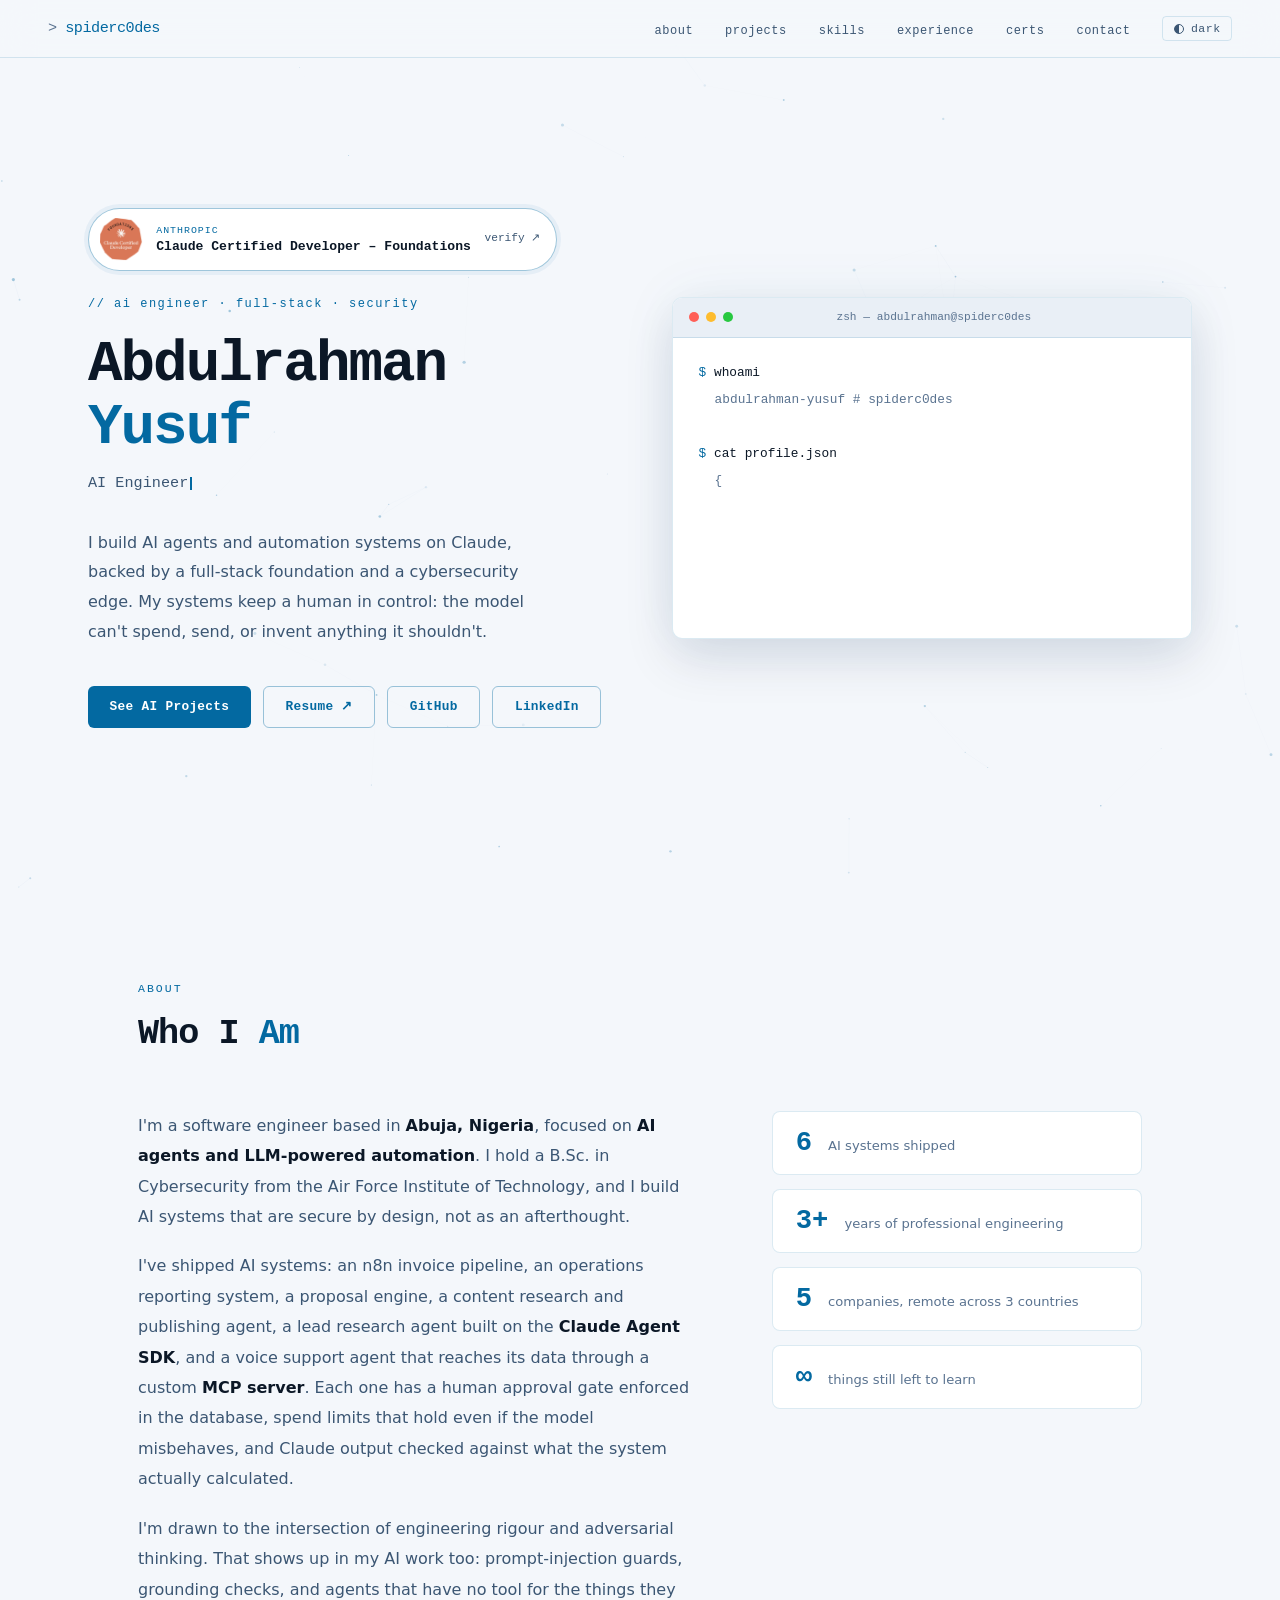
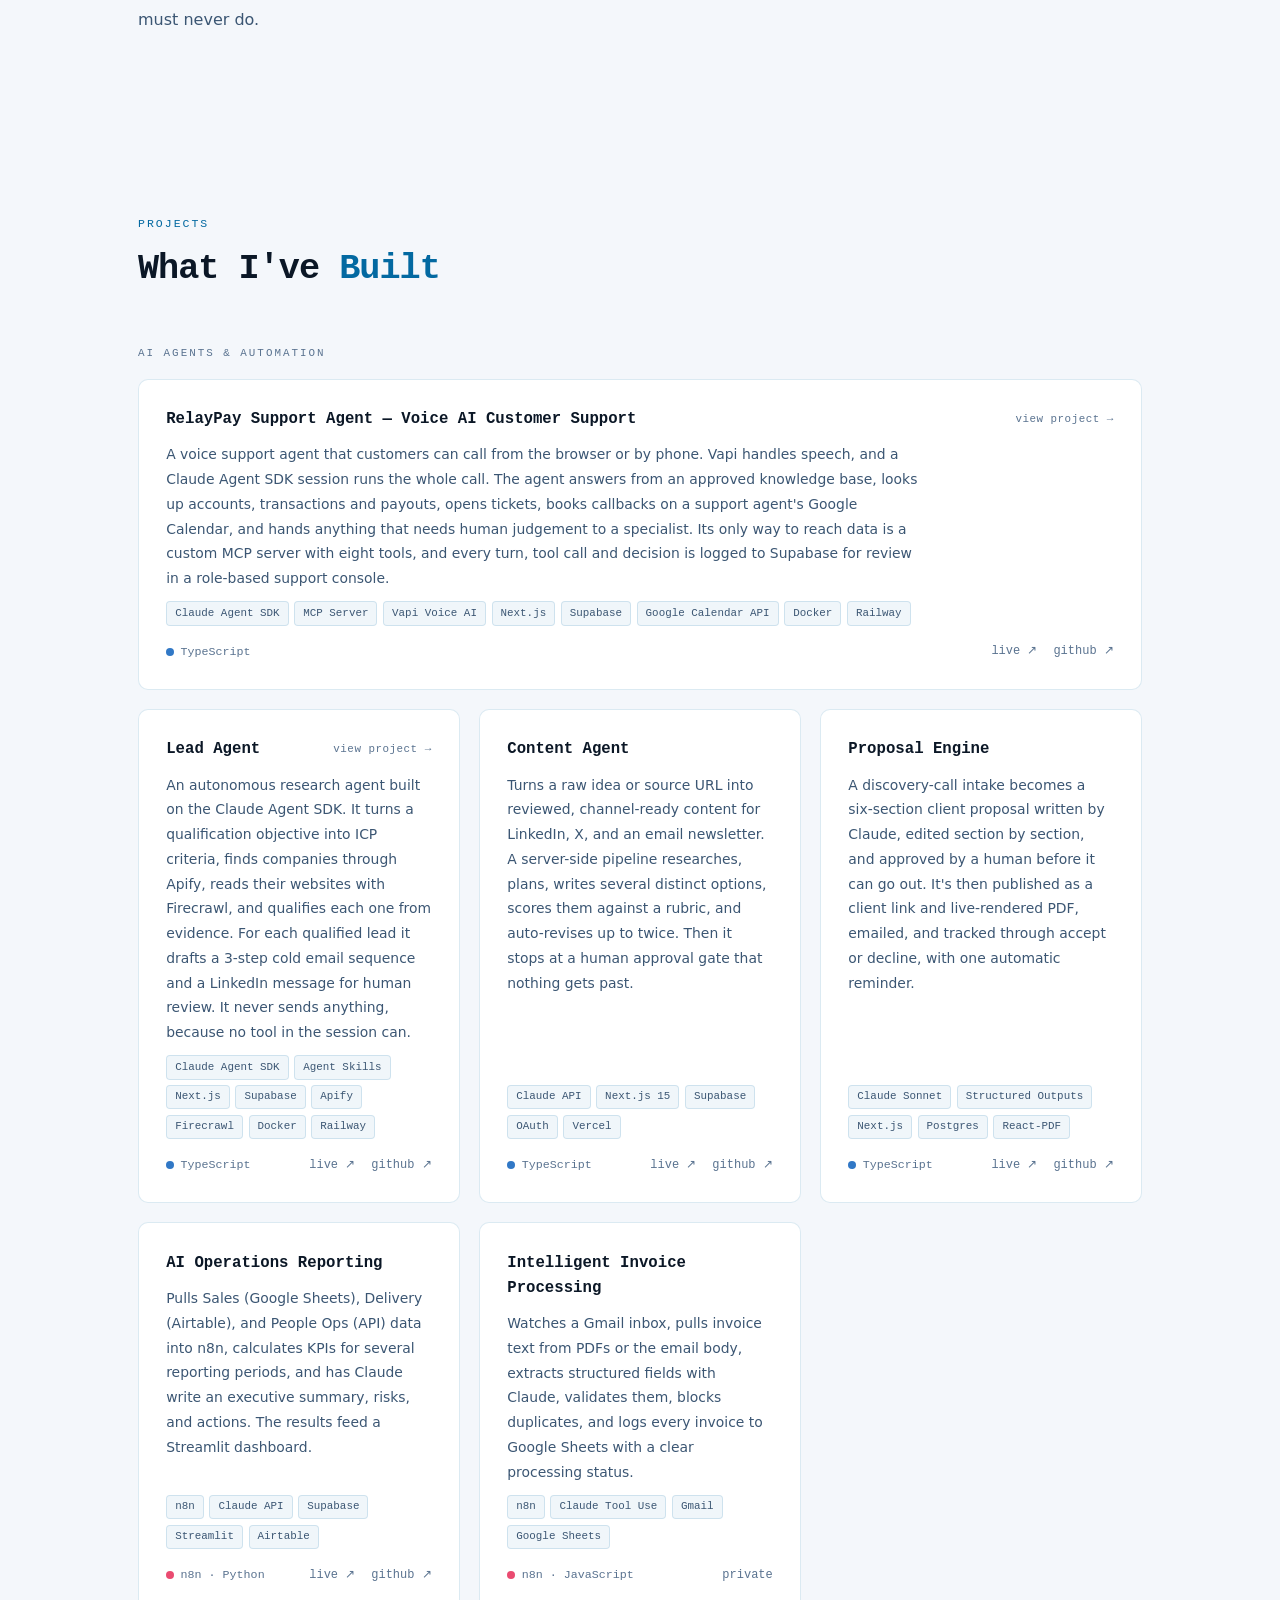
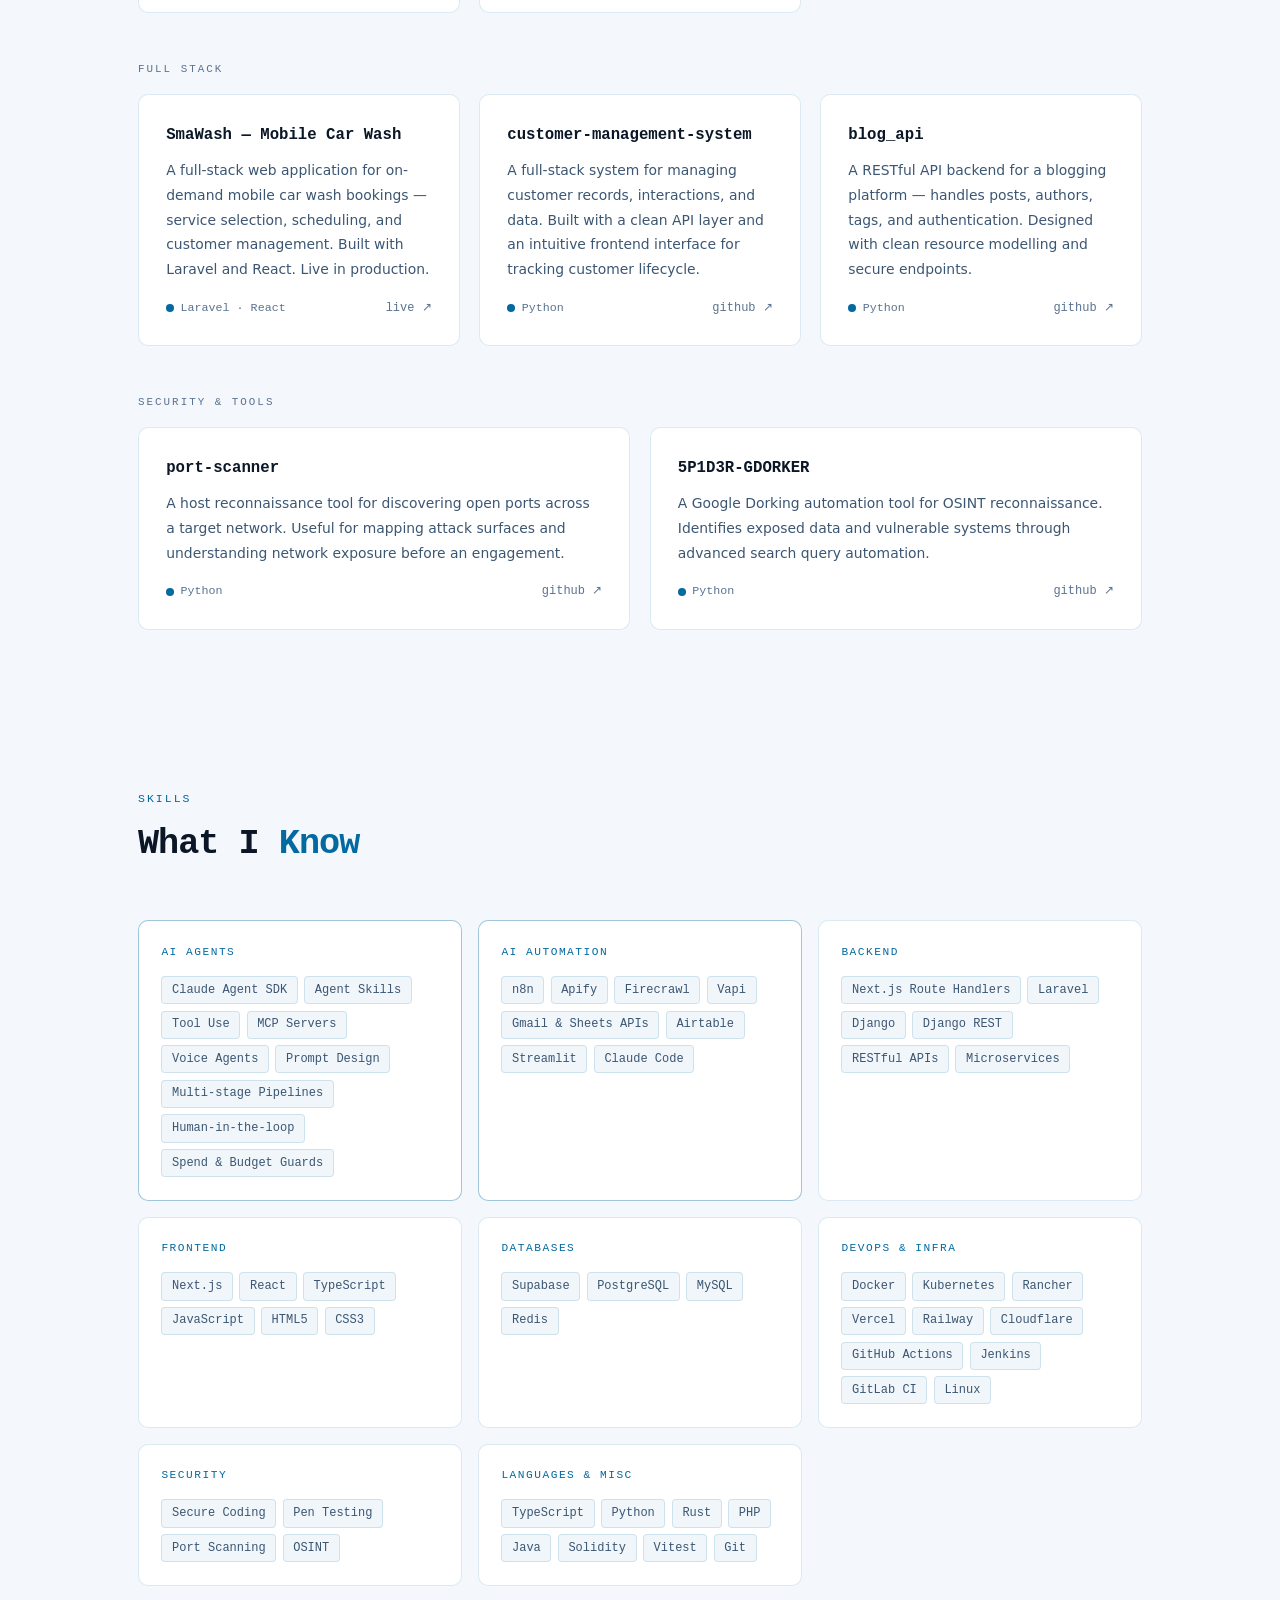
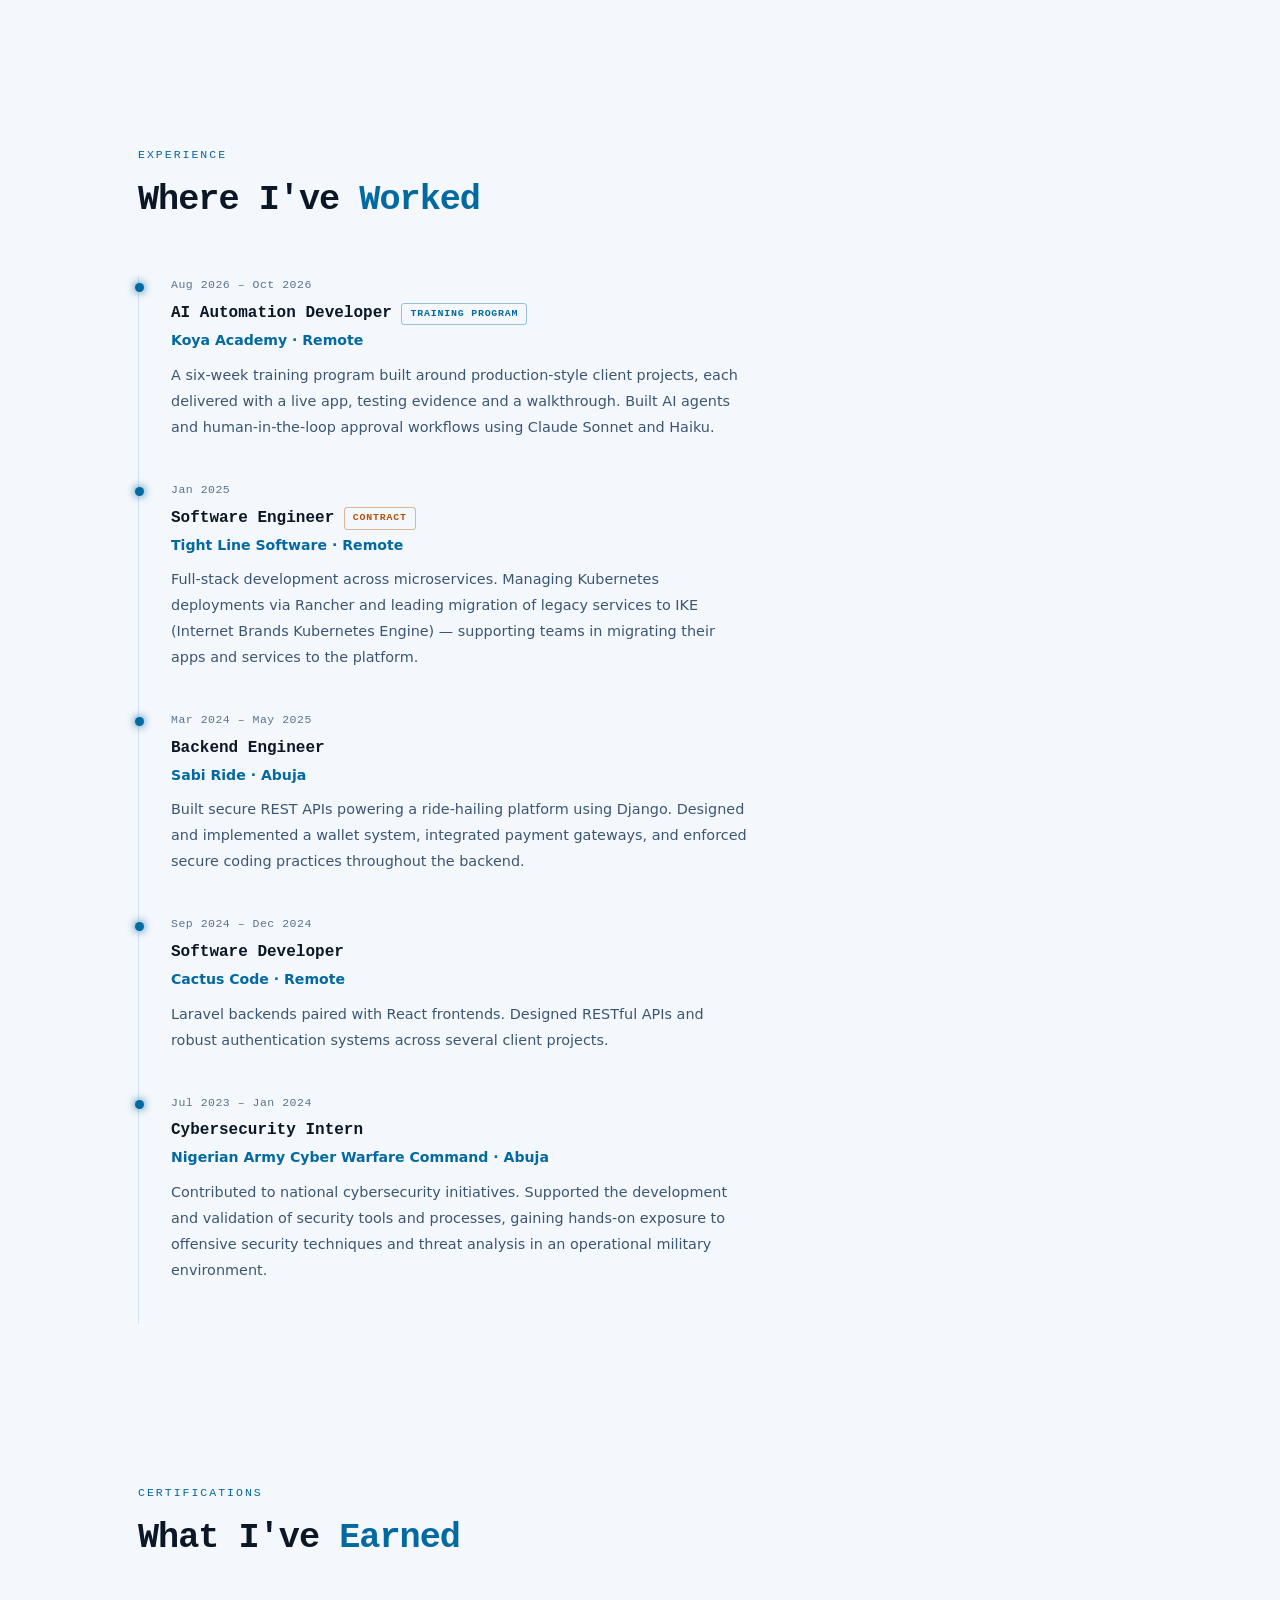
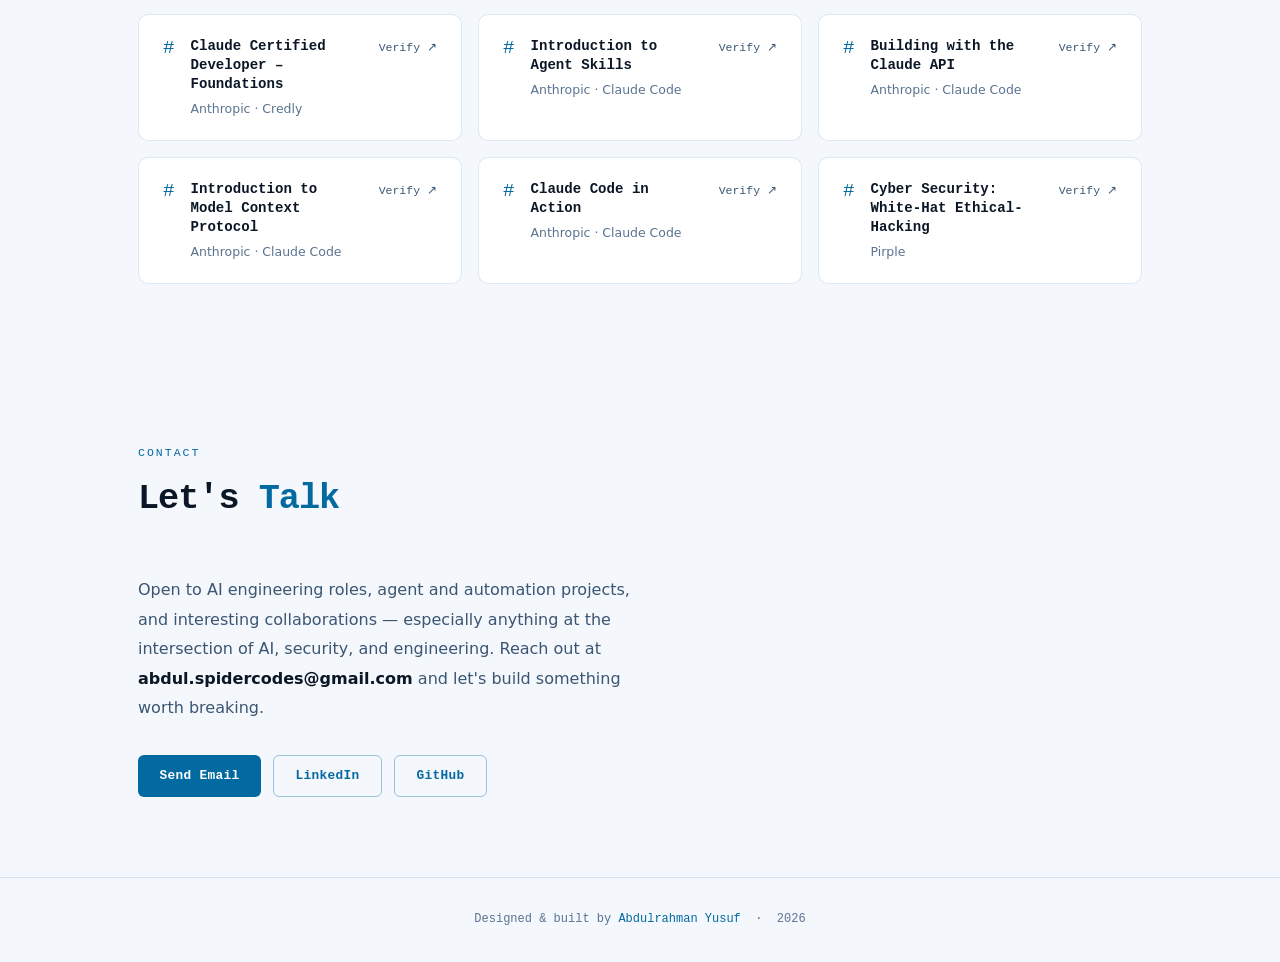
<file: index.html>
<!DOCTYPE html>
<html lang="en">
<head>
  <meta charset="UTF-8">
  <meta name="viewport" content="width=device-width, initial-scale=1">
  <title>Abdulrahman Yusuf — spiderc0des</title>
  <meta name="description" content="AI engineer based in Abuja, Nigeria, building agents and automation with a full-stack foundation and a cybersecurity edge.">
  <link rel="stylesheet" href="css/style.css?v=20261019">
  <script src="js/theme.js?v=20261019"></script>
</head>
<body>

<!-- NAV -->
<nav>
  <a href="#hero" class="nav-logo">spiderc0des</a>
  <div class="nav-right">
  <ul class="nav-links">
    <li><a href="#about">about</a></li>
    <li><a href="#projects">projects</a></li>
    <li><a href="#skills">skills</a></li>
    <li><a href="#experience">experience</a></li>
    <li><a href="#certifications">certs</a></li>
    <li><a href="#contact">contact</a></li>
  </ul>
  <button class="theme-toggle" id="theme-toggle" type="button" aria-label="Switch to light mode"><span class="tt-ico"></span><span class="tt-label">light</span></button>
  </div>
</nav>

<canvas id="bg-canvas"></canvas>

<!-- HERO -->
<section id="hero">
  <div class="hero-left">
    <a href="https://www.credly.com/badges/18649578-3ddc-4de8-971f-f06b76c179ee/public_url" target="_blank" rel="noopener" class="hero-cert">
      <img src="img/ccdv-f-badge.png" alt="" width="44" height="44">
      <span class="hero-cert-text">
        <span class="hero-cert-k">Anthropic</span>
        <span class="hero-cert-n">Claude Certified Developer – Foundations</span>
      </span>
      <span class="hero-cert-go">verify ↗</span>
    </a>
    <p class="hero-eyebrow">// ai engineer · full-stack · security</p>
    <h1 class="hero-name">Abdulrahman<br><em>Yusuf</em></h1>
    <div class="hero-role">
      <span id="typed-text"></span><span class="cur"></span>
    </div>
    <p class="hero-desc">
      I build AI agents and automation systems on Claude, backed by a full-stack foundation and a cybersecurity edge. My systems keep a human in control: the model can't spend, send, or invent anything it shouldn't.
    </p>
    <div class="hero-actions">
      <a href="#projects" class="btn btn-primary">See AI Projects</a>
      <a href="https://flowcv.com/resume/o411fkmb3k" target="_blank" rel="noopener" class="btn btn-ghost">Resume ↗</a>
      <a href="https://github.com/spiderc0des" target="_blank" rel="noopener" class="btn btn-ghost">GitHub</a>
      <a href="https://linkedin.com/in/spidercodes" target="_blank" rel="noopener" class="btn btn-ghost">LinkedIn</a>
    </div>
  </div>

  <div class="hero-terminal" aria-hidden="true">
    <div class="t-bar">
      <div class="t-dot r"></div>
      <div class="t-dot y"></div>
      <div class="t-dot g"></div>
      <span class="t-bar-label">zsh — abdulrahman@spiderc0des</span>
    </div>
    <div class="t-body" id="t-body"></div>
  </div>
</section>

<!-- ABOUT -->
<div class="sw" id="about">
  <p class="s-eye">about</p>
  <h2 class="s-h">Who I <span>Am</span></h2>
  <div class="about-grid">
    <div class="about-body">
      <p>I'm a software engineer based in <strong>Abuja, Nigeria</strong>, focused on <strong>AI agents and LLM-powered automation</strong>. I hold a B.Sc. in Cybersecurity from the Air Force Institute of Technology, and I build AI systems that are secure by design, not as an afterthought.</p>
      <p>I've shipped AI systems: an n8n invoice pipeline, an operations reporting system, a proposal engine, a content research and publishing agent, a lead research agent built on the <strong>Claude Agent SDK</strong>, and a voice support agent that reaches its data through a custom <strong>MCP server</strong>. Each one has a human approval gate enforced in the database, spend limits that hold even if the model misbehaves, and Claude output checked against what the system actually calculated.</p>
      <p>I'm drawn to the intersection of engineering rigour and adversarial thinking. That shows up in my AI work too: prompt-injection guards, grounding checks, and agents that have no tool for the things they must never do.</p>
    </div>
    <div class="stat-stack">
      <div class="stat-item">
        <span class="stat-n">6</span>
        <span class="stat-l">AI systems shipped</span>
      </div>
      <div class="stat-item">
        <span class="stat-n">3+</span>
        <span class="stat-l">years of professional engineering</span>
      </div>
      <div class="stat-item">
        <span class="stat-n">5</span>
        <span class="stat-l">companies, remote across 3 countries</span>
      </div>
      <div class="stat-item">
        <span class="stat-n">∞</span>
        <span class="stat-l">things still left to learn</span>
      </div>
    </div>
  </div>
</div>

<!-- PROJECTS -->
<div class="sw" id="projects">
  <p class="s-eye">projects</p>
  <h2 class="s-h">What I've <span>Built</span></h2>

  <p class="proj-group-label">AI Agents &amp; Automation</p>
  <div class="proj-grid">

    <div class="proj-card feature linked">
      <div class="proj-top">
        <p class="proj-name">RelayPay Support Agent — Voice AI Customer Support</p>
        <a href="projects/relaypay-support.html" class="proj-go card-link" aria-label="View project: RelayPay Support Agent — Voice AI Customer Support">view project <span class="go-arrow">→</span></a>
      </div>
      <p class="proj-desc">A voice support agent that customers can call from the browser or by phone. Vapi handles speech, and a Claude Agent SDK session runs the whole call. The agent answers from an approved knowledge base, looks up accounts, transactions and payouts, opens tickets, books callbacks on a support agent's Google Calendar, and hands anything that needs human judgement to a specialist. Its only way to reach data is a custom MCP server with eight tools, and every turn, tool call and decision is logged to Supabase for review in a role-based support console.</p>
      <div class="proj-tags">
        <span class="pill">Claude Agent SDK</span><span class="pill">MCP Server</span><span class="pill">Vapi Voice AI</span><span class="pill">Next.js</span><span class="pill">Supabase</span><span class="pill">Google Calendar API</span><span class="pill">Docker</span><span class="pill">Railway</span>
      </div>
      <div class="proj-foot">
        <span class="proj-lang"><span class="l-dot ts"></span> TypeScript</span>
        <span class="proj-links">
          <a href="https://relaypay-support.up.railway.app" target="_blank" rel="noopener" class="proj-lk">live ↗</a>
          <a href="https://github.com/spiderc0des/support-agent" target="_blank" rel="noopener" class="proj-lk">github ↗</a>
        </span>
      </div>
    </div>

    <div class="proj-card linked">
      <div class="proj-top">
        <p class="proj-name">Lead Agent</p>
        <a href="projects/lead-agent.html" class="proj-go card-link" aria-label="View project: Lead Agent">view project <span class="go-arrow">→</span></a>
      </div>
      <p class="proj-desc">An autonomous research agent built on the Claude Agent SDK. It turns a qualification objective into ICP criteria, finds companies through Apify, reads their websites with Firecrawl, and qualifies each one from evidence. For each qualified lead it drafts a 3-step cold email sequence and a LinkedIn message for human review. It never sends anything, because no tool in the session can.</p>
      <div class="proj-tags">
        <span class="pill">Claude Agent SDK</span><span class="pill">Agent Skills</span><span class="pill">Next.js</span><span class="pill">Supabase</span><span class="pill">Apify</span><span class="pill">Firecrawl</span><span class="pill">Docker</span><span class="pill">Railway</span>
      </div>
      <div class="proj-foot">
        <span class="proj-lang"><span class="l-dot ts"></span> TypeScript</span>
        <span class="proj-links">
          <a href="https://koya-lead-agent.up.railway.app" target="_blank" rel="noopener" class="proj-lk">live ↗</a>
          <a href="https://github.com/spiderc0des/ai-lead-agent" target="_blank" rel="noopener" class="proj-lk">github ↗</a>
        </span>
      </div>
    </div>

    <div class="proj-card">
      <div class="proj-top">
        <p class="proj-name">Content Agent</p>
      </div>
      <p class="proj-desc">Turns a raw idea or source URL into reviewed, channel-ready content for LinkedIn, X, and an email newsletter. A server-side pipeline researches, plans, writes several distinct options, scores them against a rubric, and auto-revises up to twice. Then it stops at a human approval gate that nothing gets past.</p>
      <div class="proj-tags">
        <span class="pill">Claude API</span><span class="pill">Next.js 15</span><span class="pill">Supabase</span><span class="pill">OAuth</span><span class="pill">Vercel</span>
      </div>
      <div class="proj-foot">
        <span class="proj-lang"><span class="l-dot ts"></span> TypeScript</span>
        <span class="proj-links">
          <a href="https://koya-content-agent.vercel.app" target="_blank" rel="noopener" class="proj-lk">live ↗</a>
          <a href="https://github.com/spiderc0des/ai-content-agent" target="_blank" rel="noopener" class="proj-lk">github ↗</a>
        </span>
      </div>
    </div>

    <div class="proj-card">
      <div class="proj-top">
        <p class="proj-name">Proposal Engine</p>
      </div>
      <p class="proj-desc">A discovery-call intake becomes a six-section client proposal written by Claude, edited section by section, and approved by a human before it can go out. It's then published as a client link and live-rendered PDF, emailed, and tracked through accept or decline, with one automatic reminder.</p>
      <div class="proj-tags">
        <span class="pill">Claude Sonnet</span><span class="pill">Structured Outputs</span><span class="pill">Next.js</span><span class="pill">Postgres</span><span class="pill">React-PDF</span>
      </div>
      <div class="proj-foot">
        <span class="proj-lang"><span class="l-dot ts"></span> TypeScript</span>
        <span class="proj-links">
          <a href="https://ai-proposal-app.vercel.app/" target="_blank" rel="noopener" class="proj-lk">live ↗</a>
          <a href="https://github.com/spiderc0des/ai-proposal-app" target="_blank" rel="noopener" class="proj-lk">github ↗</a>
        </span>
      </div>
    </div>

    <div class="proj-card">
      <div class="proj-top">
        <p class="proj-name">AI Operations Reporting</p>
      </div>
      <p class="proj-desc">Pulls Sales (Google Sheets), Delivery (Airtable), and People Ops (API) data into n8n, calculates KPIs for several reporting periods, and has Claude write an executive summary, risks, and actions. The results feed a Streamlit dashboard.</p>
      <div class="proj-tags">
        <span class="pill">n8n</span><span class="pill">Claude API</span><span class="pill">Supabase</span><span class="pill">Streamlit</span><span class="pill">Airtable</span>
      </div>
      <div class="proj-foot">
        <span class="proj-lang"><span class="l-dot n8n"></span> n8n · Python</span>
        <span class="proj-links">
          <a href="https://ai-ops-report-dashboard.streamlit.app/" target="_blank" rel="noopener" class="proj-lk">live ↗</a>
          <a href="https://github.com/spiderc0des/ai-ops-dashboard" target="_blank" rel="noopener" class="proj-lk">github ↗</a>
        </span>
      </div>
    </div>

    <div class="proj-card">
      <div class="proj-top">
        <p class="proj-name">Intelligent Invoice Processing</p>
      </div>
      <p class="proj-desc">Watches a Gmail inbox, pulls invoice text from PDFs or the email body, extracts structured fields with Claude, validates them, blocks duplicates, and logs every invoice to Google Sheets with a clear processing status.</p>
      <div class="proj-tags">
        <span class="pill">n8n</span><span class="pill">Claude Tool Use</span><span class="pill">Gmail</span><span class="pill">Google Sheets</span>
      </div>
      <div class="proj-foot">
        <span class="proj-lang"><span class="l-dot n8n"></span> n8n · JavaScript</span>
        <span class="proj-lk">private</span>
      </div>
    </div>
  </div>

  <p class="proj-group-label">Full Stack</p>
  <div class="proj-grid">
    <div class="proj-card">
      <p class="proj-name">SmaWash — Mobile Car Wash</p>
      <p class="proj-desc">A full-stack web application for on-demand mobile car wash bookings — service selection, scheduling, and customer management. Built with Laravel and React. Live in production.</p>
      <div class="proj-foot">
        <span class="proj-lang"><span class="l-dot"></span> Laravel · React</span>
        <a href="https://smawash.com/" target="_blank" rel="noopener" class="proj-lk">live ↗</a>
      </div>
    </div>
    <div class="proj-card">
      <p class="proj-name">customer-management-system</p>
      <p class="proj-desc">A full-stack system for managing customer records, interactions, and data. Built with a clean API layer and an intuitive frontend interface for tracking customer lifecycle.</p>
      <div class="proj-foot">
        <span class="proj-lang"><span class="l-dot"></span> Python</span>
        <a href="https://github.com/spiderc0des/customer-management-system" target="_blank" rel="noopener" class="proj-lk">github ↗</a>
      </div>
    </div>
    <div class="proj-card">
      <p class="proj-name">blog_api</p>
      <p class="proj-desc">A RESTful API backend for a blogging platform — handles posts, authors, tags, and authentication. Designed with clean resource modelling and secure endpoints.</p>
      <div class="proj-foot">
        <span class="proj-lang"><span class="l-dot"></span> Python</span>
        <a href="https://github.com/spiderc0des/blog_api" target="_blank" rel="noopener" class="proj-lk">github ↗</a>
      </div>
    </div>
  </div>

  <p class="proj-group-label">Security &amp; Tools</p>
  <div class="proj-grid">
    <div class="proj-card">
      <p class="proj-name">port-scanner</p>
      <p class="proj-desc">A host reconnaissance tool for discovering open ports across a target network. Useful for mapping attack surfaces and understanding network exposure before an engagement.</p>
      <div class="proj-foot">
        <span class="proj-lang"><span class="l-dot"></span> Python</span>
        <a href="https://github.com/spiderc0des/port-scanner" target="_blank" rel="noopener" class="proj-lk">github ↗</a>
      </div>
    </div>
    <div class="proj-card">
      <p class="proj-name">5P1D3R-GDORKER</p>
      <p class="proj-desc">A Google Dorking automation tool for OSINT reconnaissance. Identifies exposed data and vulnerable systems through advanced search query automation.</p>
      <div class="proj-foot">
        <span class="proj-lang"><span class="l-dot"></span> Python</span>
        <a href="https://github.com/spiderc0des/5P1D3R-GDORKER" target="_blank" rel="noopener" class="proj-lk">github ↗</a>
      </div>
    </div>
  </div>
</div>

<!-- SKILLS -->
<div class="sw" id="skills">
  <p class="s-eye">skills</p>
  <h2 class="s-h">What I <span>Know</span></h2>
  <div class="skills-grid">
    <div class="skill-cat ai">
      <p class="sk-name">AI Agents</p>
      <div class="pills">
        <span class="pill">Claude Agent SDK</span>
        <span class="pill">Agent Skills</span>
        <span class="pill">Tool Use</span>
        <span class="pill">MCP Servers</span>
        <span class="pill">Voice Agents</span>
        <span class="pill">Prompt Design</span>
        <span class="pill">Multi-stage Pipelines</span>
        <span class="pill">Human-in-the-loop</span>
        <span class="pill">Spend &amp; Budget Guards</span>
      </div>
    </div>
    <div class="skill-cat ai">
      <p class="sk-name">AI Automation</p>
      <div class="pills">
        <span class="pill">n8n</span>
        <span class="pill">Apify</span>
        <span class="pill">Firecrawl</span>
        <span class="pill">Vapi</span>
        <span class="pill">Gmail &amp; Sheets APIs</span>
        <span class="pill">Airtable</span>
        <span class="pill">Streamlit</span>
        <span class="pill">Claude Code</span>
      </div>
    </div>
    <div class="skill-cat">
      <p class="sk-name">Backend</p>
      <div class="pills">
        <span class="pill">Next.js Route Handlers</span>
        <span class="pill">Laravel</span>
        <span class="pill">Django</span>
        <span class="pill">Django REST</span>
        <span class="pill">RESTful APIs</span>
        <span class="pill">Microservices</span>
      </div>
    </div>
    <div class="skill-cat">
      <p class="sk-name">Frontend</p>
      <div class="pills">
        <span class="pill">Next.js</span>
        <span class="pill">React</span>
        <span class="pill">TypeScript</span>
        <span class="pill">JavaScript</span>
        <span class="pill">HTML5</span>
        <span class="pill">CSS3</span>
      </div>
    </div>
    <div class="skill-cat">
      <p class="sk-name">Databases</p>
      <div class="pills">
        <span class="pill">Supabase</span>
        <span class="pill">PostgreSQL</span>
        <span class="pill">MySQL</span>
        <span class="pill">Redis</span>
      </div>
    </div>
    <div class="skill-cat">
      <p class="sk-name">DevOps &amp; Infra</p>
      <div class="pills">
        <span class="pill">Docker</span>
        <span class="pill">Kubernetes</span>
        <span class="pill">Rancher</span>
        <span class="pill">Vercel</span>
        <span class="pill">Railway</span>
        <span class="pill">Cloudflare</span>
        <span class="pill">GitHub Actions</span>
        <span class="pill">Jenkins</span>
        <span class="pill">GitLab CI</span>
        <span class="pill">Linux</span>
      </div>
    </div>
    <div class="skill-cat">
      <p class="sk-name">Security</p>
      <div class="pills">
        <span class="pill">Secure Coding</span>
        <span class="pill">Pen Testing</span>
        <span class="pill">Port Scanning</span>
        <span class="pill">OSINT</span>
      </div>
    </div>
    <div class="skill-cat">
      <p class="sk-name">Languages &amp; Misc</p>
      <div class="pills">
        <span class="pill">TypeScript</span>
        <span class="pill">Python</span>
        <span class="pill">Rust</span>
        <span class="pill">PHP</span>
        <span class="pill">Java</span>
        <span class="pill">Solidity</span>
        <span class="pill">Vitest</span>
        <span class="pill">Git</span>
      </div>
    </div>
  </div>
</div>

<!-- EXPERIENCE -->
<div class="sw" id="experience">
  <p class="s-eye">experience</p>
  <h2 class="s-h">Where I've <span>Worked</span></h2>
  <div class="timeline">
    <div class="tl-item">
      <p class="tl-date">Aug 2026 – Oct 2026</p>
      <div class="tl-role-line">
        <p class="tl-role">AI Automation Developer</p>
        <span class="badge-prog">Training Program</span>
      </div>
      <p class="tl-co">Koya Academy · Remote</p>
      <p class="tl-desc">A six-week training program built around production-style client projects, each delivered with a live app, testing evidence and a walkthrough. Built AI agents and human-in-the-loop approval workflows using Claude Sonnet and Haiku.</p>
    </div>
    <div class="tl-item">
      <p class="tl-date">Jan 2025</p>
      <div class="tl-role-line">
        <p class="tl-role">Software Engineer</p>
        <span class="badge-contract">Contract</span>
      </div>
      <p class="tl-co">Tight Line Software · Remote</p>
      <p class="tl-desc">Full-stack development across microservices. Managing Kubernetes deployments via Rancher and leading migration of legacy services to IKE (Internet Brands Kubernetes Engine) — supporting teams in migrating their apps and services to the platform.</p>
    </div>
    <div class="tl-item">
      <p class="tl-date">Mar 2024 – May 2025</p>
      <div class="tl-role-line">
        <p class="tl-role">Backend Engineer</p>
      </div>
      <p class="tl-co">Sabi Ride · Abuja</p>
      <p class="tl-desc">Built secure REST APIs powering a ride-hailing platform using Django. Designed and implemented a wallet system, integrated payment gateways, and enforced secure coding practices throughout the backend.</p>
    </div>
    <div class="tl-item">
      <p class="tl-date">Sep 2024 – Dec 2024</p>
      <div class="tl-role-line">
        <p class="tl-role">Software Developer</p>
      </div>
      <p class="tl-co">Cactus Code · Remote</p>
      <p class="tl-desc">Laravel backends paired with React frontends. Designed RESTful APIs and robust authentication systems across several client projects.</p>
    </div>
    <div class="tl-item">
      <p class="tl-date">Jul 2023 – Jan 2024</p>
      <div class="tl-role-line">
        <p class="tl-role">Cybersecurity Intern</p>
      </div>
      <p class="tl-co">Nigerian Army Cyber Warfare Command · Abuja</p>
      <p class="tl-desc">Contributed to national cybersecurity initiatives. Supported the development and validation of security tools and processes, gaining hands-on exposure to offensive security techniques and threat analysis in an operational military environment.</p>
    </div>
  </div>
</div>

<!-- CERTIFICATIONS -->
<div class="sw" id="certifications">
  <p class="s-eye">certifications</p>
  <h2 class="s-h">What I've <span>Earned</span></h2>
  <div class="certs-grid">
    <a href="https://www.credly.com/badges/18649578-3ddc-4de8-971f-f06b76c179ee/public_url" target="_blank" rel="noopener" class="cert-card">
      <div class="cert-icon">#</div>
      <div class="cert-info">
        <p class="cert-name">Claude Certified Developer – Foundations</p>
        <p class="cert-issuer">Anthropic · Credly</p>
      </div>
      <span class="cert-verify">Verify ↗</span>
    </a>
    <a href="https://verify.skilljar.com/c/spqq445hbyug" target="_blank" rel="noopener" class="cert-card">
      <div class="cert-icon">#</div>
      <div class="cert-info">
        <p class="cert-name">Introduction to Agent Skills</p>
        <p class="cert-issuer">Anthropic · Claude Code</p>
      </div>
      <span class="cert-verify">Verify ↗</span>
    </a>
    <a href="https://verify.skilljar.com/c/2uo7i957yyxn" target="_blank" rel="noopener" class="cert-card">
      <div class="cert-icon">#</div>
      <div class="cert-info">
        <p class="cert-name">Building with the Claude API</p>
        <p class="cert-issuer">Anthropic · Claude Code</p>
      </div>
      <span class="cert-verify">Verify ↗</span>
    </a>
    <a href="https://verify.skilljar.com/c/rep8zqnc7f3r" target="_blank" rel="noopener" class="cert-card">
      <div class="cert-icon">#</div>
      <div class="cert-info">
        <p class="cert-name">Introduction to Model Context Protocol</p>
        <p class="cert-issuer">Anthropic · Claude Code</p>
      </div>
      <span class="cert-verify">Verify ↗</span>
    </a>
    <a href="https://verify.skilljar.com/c/ri8cudd6dph2" target="_blank" rel="noopener" class="cert-card">
      <div class="cert-icon">#</div>
      <div class="cert-info">
        <p class="cert-name">Claude Code in Action</p>
        <p class="cert-issuer">Anthropic · Claude Code</p>
      </div>
      <span class="cert-verify">Verify ↗</span>
    </a>
    <a href="https://www.pirple.com/certificates/kyv7rrznn8" target="_blank" rel="noopener" class="cert-card">
      <div class="cert-icon">#</div>
      <div class="cert-info">
        <p class="cert-name">Cyber Security: White-Hat Ethical-Hacking</p>
        <p class="cert-issuer">Pirple</p>
      </div>
      <span class="cert-verify">Verify ↗</span>
    </a>
  </div>
</div>

<!-- CONTACT -->
<div class="sw" id="contact">
  <p class="s-eye">contact</p>
  <h2 class="s-h">Let's <span>Talk</span></h2>
  <div class="contact-inner">
    <p>Open to AI engineering roles, agent and automation projects, and interesting collaborations — especially anything at the intersection of AI, security, and engineering. Reach out at <strong style="color:var(--text)">abdul.spidercodes@gmail.com</strong> and let's build something worth breaking.</p>
    <div class="contact-row">
      <a href="mailto:abdul.spidercodes@gmail.com" class="btn btn-primary">Send Email</a>
      <a href="https://linkedin.com/in/spidercodes" target="_blank" rel="noopener" class="btn btn-ghost">LinkedIn</a>
      <a href="https://github.com/spiderc0des" target="_blank" rel="noopener" class="btn btn-ghost">GitHub</a>
    </div>
  </div>
</div>

<footer>
  <p>Designed &amp; built by <a href="https://github.com/spiderc0des">Abdulrahman Yusuf</a> &nbsp;·&nbsp; 2026</p>
</footer>

<script>
// ── Terminal typewriter ─────────────────────────────────
const tb = document.getElementById('t-body');
const tlines = [
  { t:'cmd', v:'whoami' },
  { t:'out', v:'abdulrahman-yusuf  #  spiderc0des' },
  { t:'blank' },
  { t:'cmd', v:'cat profile.json' },
  { t:'raw', v:'{' },
  { t:'kv',  k:'  "role"',     v:'"AI Engineer"' },
  { t:'kv',  k:'  "location"', v:'"Abuja, Nigeria"' },
  { t:'kv',  k:'  "focus"',    v:'"AI Agents + Full-Stack + Security"' },
  { t:'kv',  k:'  "stack"',    v:'["Agent SDK","Claude API","Next.js","n8n"]' },
  { t:'raw', v:'}' },
  { t:'blank' },
  { t:'cmd', v:'ls agents/' },
  { t:'out', v:'support-agent/   lead-agent/   content-agent/' },
  { t:'blank' },
  { t:'end' },
];

let li = 0;
function addLine(l) {
  const s = document.createElement('span');
  s.className = 't-ln';
  if (l.t === 'cmd')        s.innerHTML = `<span class="t-p">$ </span><span class="t-c">${l.v}</span>`;
  else if (l.t === 'out')   s.innerHTML = `<span class="t-o">${l.v}</span>`;
  else if (l.t === 'kv')    s.innerHTML = `<span class="t-o"><span class="t-k">${l.k}</span>: <span class="t-s">${l.v}</span>,</span>`;
  else if (l.t === 'raw')   s.innerHTML = `<span class="t-o">${l.v}</span>`;
  else if (l.t === 'blank') s.innerHTML = '&nbsp;';
  else if (l.t === 'end')   s.innerHTML = `<span class="t-p">$ </span><span class="t-cur"></span>`;
  tb.appendChild(s);
}

function nextLine() {
  if (li >= tlines.length) return;
  addLine(tlines[li++]);
  if (li < tlines.length) {
    const next = tlines[li];
    const delay = next.t === 'blank' ? 70 : next.t === 'cmd' ? 360 : 100;
    setTimeout(nextLine, delay);
  }
}
setTimeout(nextLine, 1800);

// ── Hero typing animation ───────────────────────────────
const roles = ['AI Engineer', 'Automation Engineer', 'Full-Stack Engineer', 'Security Researcher'];
let ri = 0, ci = 0, del = false;
const typedEl = document.getElementById('typed-text');

function typeNext() {
  const cur = roles[ri];
  if (!del) {
    typedEl.textContent = cur.slice(0, ++ci);
    if (ci === cur.length) { del = true; setTimeout(typeNext, 2200); return; }
  } else {
    typedEl.textContent = cur.slice(0, --ci);
    if (ci === 0) { del = false; ri = (ri + 1) % roles.length; }
  }
  setTimeout(typeNext, del ? 52 : 88);
}
setTimeout(typeNext, 1500);

</script>
<script src="js/site.js?v=20261019"></script>
</body>
</html>
</file>
<file: css/style.css>
*, *::before, *::after { box-sizing: border-box; margin: 0; padding: 0; }

:root {
  --bg:      #060a10;
  --bg-2:    #0c1220;
  --bg-3:    #0f1827;
  --border:  rgba(56,189,248,0.12);
  --bh:      rgba(56,189,248,0.32);
  --sky:     #38bdf8;
  --sky-dim: rgba(56,189,248,0.08);
  --sky-gl:  rgba(56,189,248,0.18);
  --text:    #ddeaf7;
  --mid:     #6a90b0;
  --muted:   #2e4a64;
  --mono:    'SF Mono','Fira Code','Cascadia Code','Consolas',monospace;
  --sans:    system-ui,-apple-system,'Segoe UI',sans-serif;
  --nav-bg:  rgba(6,10,16,0.88);
  --on-sky:  #060a10;
  --sky-hover: #7dd3fc;
  --pill-hover: rgba(56,189,248,0.13);
  --t-str:   #86efac;
  --amber:   #fbbf24;
  --amber-line: rgba(251,191,36,0.4);
  --term-shadow: 0 0 80px rgba(56,189,248,0.06), 0 24px 64px rgba(0,0,0,0.6);
  --card-shadow: 0 12px 40px rgba(56,189,248,0.1);
  --particle: 56,189,248;
  color-scheme: dark;
}

:root[data-theme="light"] {
  --bg:      #f4f7fb;
  --bg-2:    #ffffff;
  --bg-3:    #e9eff6;
  --border:  rgba(3,105,161,0.14);
  --bh:      rgba(3,105,161,0.38);
  --sky:     #0369a1;
  --sky-dim: rgba(3,105,161,0.06);
  --sky-gl:  rgba(3,105,161,0.16);
  --text:    #0b1726;
  --mid:     #3b5673;
  --muted:   #5a7390;
  --nav-bg:  rgba(244,247,251,0.88);
  --on-sky:  #ffffff;
  --sky-hover: #0284c7;
  --pill-hover: rgba(3,105,161,0.1);
  --t-str:   #15803d;
  --amber:   #b45309;
  --amber-line: rgba(180,83,9,0.4);
  --term-shadow: 0 0 60px rgba(3,105,161,0.06), 0 20px 50px rgba(15,40,70,0.12);
  --card-shadow: 0 12px 40px rgba(3,105,161,0.12);
  --particle: 3,105,161;
  color-scheme: light;
}

html { scroll-behavior: smooth; }

body {
  background: var(--bg);
  transition: background-color 0.25s, color 0.25s;
  color: var(--text);
  font-family: var(--sans);
  line-height: 1.6;
  overflow-x: hidden;
}

::selection { background: var(--sky-gl); color: var(--text); }

::-webkit-scrollbar { width: 4px; }
::-webkit-scrollbar-track { background: var(--bg); }
::-webkit-scrollbar-thumb { background: var(--bh); border-radius: 2px; }

/* ── NAV ─────────────────────────── */
nav {
  position: fixed;
  inset: 0 0 auto;
  z-index: 200;
  height: 58px;
  display: flex;
  align-items: center;
  justify-content: space-between;
  padding: 0 3rem;
  background: var(--nav-bg);
  backdrop-filter: blur(16px);
  -webkit-backdrop-filter: blur(16px);
  border-bottom: 1px solid var(--border);
}

.nav-logo {
  font-family: var(--mono);
  font-size: 0.95rem;
  color: var(--sky);
  text-decoration: none;
  letter-spacing: -0.5px;
}
.nav-logo::before { content: '> '; color: var(--muted); }

.nav-links { display: flex; gap: 2rem; list-style: none; }

.nav-links a {
  font-family: var(--mono);
  font-size: 0.75rem;
  color: var(--mid);
  text-decoration: none;
  letter-spacing: 0.5px;
  transition: color 0.2s;
  position: relative;
}
.nav-links a::after {
  content: '';
  position: absolute;
  bottom: -3px; left: 0; right: 0;
  height: 1px;
  background: var(--sky);
  transform: scaleX(0);
  transform-origin: left;
  transition: transform 0.2s;
}
.nav-links a:hover { color: var(--sky); }
.nav-links a:hover::after { transform: scaleX(1); }

/* ── CANVAS ──────────────────────── */
#bg-canvas {
  position: fixed;
  inset: 0;
  z-index: 0;
  pointer-events: none;
}

/* ── HERO ────────────────────────── */
#hero {
  position: relative;
  z-index: 1;
  min-height: 100vh;
  display: grid;
  grid-template-columns: 1fr 1fr;
  align-items: center;
  gap: 4rem;
  max-width: 1200px;
  margin: 0 auto;
  padding: 100px 3rem 4rem;
}

.hero-eyebrow {
  font-family: var(--mono);
  font-size: 0.75rem;
  color: var(--sky);
  letter-spacing: 1.5px;
  margin-bottom: 1.25rem;
  opacity: 0;
  animation: fadeUp 0.5s ease forwards 0.1s;
}

.hero-name {
  font-family: var(--mono);
  font-size: clamp(2rem,4.5vw,3.6rem);
  font-weight: 700;
  line-height: 1.08;
  letter-spacing: -2px;
  margin-bottom: 0.8rem;
  color: var(--text);
  text-wrap: balance;
  opacity: 0;
  animation: fadeUp 0.5s ease forwards 0.3s;
}
.hero-name em { font-style: normal; color: var(--sky); }

.hero-role {
  font-family: var(--mono);
  font-size: 0.95rem;
  color: var(--mid);
  margin-bottom: 2rem;
  min-height: 1.4rem;
  opacity: 0;
  animation: fadeUp 0.5s ease forwards 0.5s;
}
.hero-role .cur {
  display: inline-block;
  width: 2px; height: 0.85em;
  background: var(--sky);
  animation: blink 1s infinite;
  vertical-align: middle;
  margin-left: 2px;
}

.hero-desc {
  font-size: 1rem;
  color: var(--mid);
  line-height: 1.85;
  max-width: 440px;
  margin-bottom: 2.5rem;
  opacity: 0;
  animation: fadeUp 0.5s ease forwards 0.7s;
}

.hero-actions {
  display: flex;
  gap: 0.75rem;
  flex-wrap: wrap;
  opacity: 0;
  animation: fadeUp 0.5s ease forwards 0.9s;
}

/* Terminal */
.hero-terminal {
  background: var(--bg-2);
  border: 1px solid var(--border);
  border-radius: 10px;
  overflow: hidden;
  box-shadow: var(--term-shadow);
  opacity: 0;
  animation: fadeIn 0.7s ease forwards 1.2s;
}

.t-bar {
  background: var(--bg-3);
  padding: 0.65rem 1rem;
  display: flex;
  align-items: center;
  gap: 0.45rem;
  border-bottom: 1px solid var(--border);
}
.t-dot { width: 10px; height: 10px; border-radius: 50%; }
.t-dot.r { background: #ff5f57; }
.t-dot.y { background: #febc2e; }
.t-dot.g { background: #28c840; }
.t-bar-label {
  font-family: var(--mono);
  font-size: 0.7rem;
  color: var(--muted);
  margin: 0 auto;
  transform: translateX(-1.5rem);
}

.t-body {
  padding: 1.4rem 1.6rem;
  font-family: var(--mono);
  font-size: 0.8rem;
  line-height: 2.1;
  min-height: 300px;
}

.t-ln { display: block; }
.t-p  { color: var(--sky); }
.t-c  { color: var(--text); }
.t-o  { color: var(--muted); padding-left: 1rem; }
.t-k  { color: var(--sky); }
.t-s  { color: var(--t-str); }
.t-cur { display: inline-block; width: 7px; height: 1em; background: var(--sky); animation: blink 1s infinite; vertical-align: middle; }

@keyframes blink { 0%,100%{opacity:1} 50%{opacity:0} }

/* ── BUTTONS ─────────────────────── */
.btn {
  display: inline-flex;
  align-items: center;
  gap: 0.4rem;
  padding: 0.62rem 1.35rem;
  border-radius: 6px;
  font-family: var(--mono);
  font-size: 0.8rem;
  font-weight: 600;
  letter-spacing: 0.3px;
  text-decoration: none;
  transition: all 0.2s;
  border: none;
  cursor: pointer;
}

.btn-primary { background: var(--sky); color: var(--on-sky); }
.btn-primary:hover {
  background: var(--sky-hover);
  transform: translateY(-2px);
  box-shadow: 0 6px 24px var(--sky-gl);
}

.btn-ghost {
  background: transparent;
  color: var(--sky);
  border: 1px solid var(--bh);
}
.btn-ghost:hover {
  background: var(--sky-dim);
  transform: translateY(-2px);
  border-color: var(--sky);
}

/* ── SECTION SHELL ───────────────── */
.sw {
  position: relative;
  z-index: 1;
  max-width: 1100px;
  margin: 0 auto;
  padding: 5rem 3rem;
}

.s-eye {
  font-family: var(--mono);
  font-size: 0.72rem;
  color: var(--sky);
  letter-spacing: 2px;
  text-transform: uppercase;
  margin-bottom: 0.5rem;
}

.s-h {
  font-family: var(--mono);
  font-size: clamp(1.5rem,2.8vw,2.2rem);
  font-weight: 700;
  letter-spacing: -1px;
  margin-bottom: 3rem;
  color: var(--text);
  text-wrap: balance;
}
.s-h span { color: var(--sky); }

/* ── ABOUT ───────────────────────── */
.about-grid {
  display: grid;
  grid-template-columns: 3fr 2fr;
  gap: 5rem;
  align-items: start;
}

.about-body p {
  color: var(--mid);
  line-height: 1.9;
  font-size: 1rem;
  margin-bottom: 1.2rem;
}
.about-body strong { color: var(--text); font-weight: 600; }

.stat-stack { display: flex; flex-direction: column; gap: 0.85rem; }

.stat-item {
  padding: 1.1rem 1.4rem;
  background: var(--bg-2);
  border: 1px solid var(--border);
  border-radius: 8px;
  display: flex;
  align-items: baseline;
  gap: 1rem;
  transition: border-color 0.2s, box-shadow 0.2s;
}
.stat-item:hover {
  border-color: var(--bh);
  box-shadow: 0 4px 20px var(--sky-dim);
}
.stat-n {
  font-family: var(--mono);
  font-size: 1.7rem;
  font-weight: 700;
  color: var(--sky);
  line-height: 1;
  font-variant-numeric: tabular-nums;
  white-space: nowrap;
}
.stat-l { font-size: 0.82rem; color: var(--muted); }

/* ── EXPERIENCE ──────────────────── */
.timeline {
  border-left: 1px solid var(--border);
  padding-left: 2rem;
}

.tl-item {
  padding-bottom: 2.5rem;
  position: relative;
  opacity: 0;
  transform: translateY(14px);
  transition: opacity 0.5s ease, transform 0.5s ease;
}
.tl-item.vis { opacity: 1; transform: translateY(0); }

.tl-item::before {
  content: '';
  position: absolute;
  left: -2rem;
  top: 0.4rem;
  width: 9px; height: 9px;
  border-radius: 50%;
  background: var(--sky);
  box-shadow: 0 0 8px var(--sky);
  transform: translateX(-4px);
}

.tl-date {
  font-family: var(--mono);
  font-size: 0.72rem;
  color: var(--muted);
  letter-spacing: 0.5px;
  margin-bottom: 0.4rem;
}

.tl-role-line {
  display: flex;
  align-items: center;
  gap: 0.6rem;
  flex-wrap: wrap;
  margin-bottom: 0.15rem;
}

.tl-role {
  font-family: var(--mono);
  font-size: 1rem;
  font-weight: 700;
  color: var(--text);
}

.badge-contract {
  font-family: var(--mono);
  font-size: 0.62rem;
  font-weight: 600;
  letter-spacing: 0.8px;
  padding: 0.15rem 0.5rem;
  border: 1px solid var(--amber-line);
  color: var(--amber);
  border-radius: 3px;
  text-transform: uppercase;
}

.tl-co {
  font-size: 0.88rem;
  color: var(--sky);
  font-weight: 600;
  margin-bottom: 0.7rem;
}
.tl-desc {
  font-size: 0.9rem;
  color: var(--mid);
  line-height: 1.8;
  max-width: 580px;
}

/* ── SKILLS ──────────────────────── */
.skills-grid {
  display: grid;
  grid-template-columns: repeat(auto-fit, minmax(255px,1fr));
  gap: 1rem;
}

.skill-cat {
  background: var(--bg-2);
  border: 1px solid var(--border);
  border-radius: 10px;
  padding: 1.4rem;
  opacity: 0;
  transform: translateY(14px);
  transition: opacity 0.4s ease, transform 0.4s ease, border-color 0.2s, box-shadow 0.2s;
}
.skill-cat.vis { opacity: 1; transform: translateY(0); }
.skill-cat:hover { border-color: var(--bh); box-shadow: 0 4px 20px var(--sky-dim); }

.sk-name {
  font-family: var(--mono);
  font-size: 0.7rem;
  text-transform: uppercase;
  letter-spacing: 1.5px;
  color: var(--sky);
  margin-bottom: 0.9rem;
}

.pills { display: flex; flex-wrap: wrap; gap: 0.4rem; }

.pill {
  font-family: var(--mono);
  font-size: 0.75rem;
  color: var(--mid);
  background: var(--sky-dim);
  border: 1px solid var(--border);
  padding: 0.22rem 0.6rem;
  border-radius: 4px;
  transition: all 0.15s;
}
.pill:hover { color: var(--sky); border-color: var(--bh); background: var(--pill-hover); }

/* ── CERTIFICATIONS ──────────────── */
.certs-grid {
  display: grid;
  grid-template-columns: repeat(auto-fit, minmax(260px,1fr));
  gap: 1rem;
}

.cert-card {
  display: flex;
  align-items: flex-start;
  gap: 1rem;
  background: var(--bg-2);
  border: 1px solid var(--border);
  border-radius: 10px;
  padding: 1.35rem 1.5rem;
  text-decoration: none;
  opacity: 0;
  transform: translateY(14px);
  transition: opacity 0.4s ease, transform 0.4s ease, border-color 0.2s, box-shadow 0.2s;
}
.cert-card.vis { opacity: 1; transform: translateY(0); }
.cert-card:hover {
  border-color: var(--bh);
  box-shadow: 0 4px 24px var(--sky-dim);
}

.cert-icon {
  font-family: var(--mono);
  font-size: 1.2rem;
  line-height: 1;
  color: var(--sky);
  flex-shrink: 0;
  margin-top: 0.1rem;
}

.cert-info { flex: 1; }

.cert-name {
  font-family: var(--mono);
  font-size: 0.88rem;
  font-weight: 700;
  color: var(--text);
  line-height: 1.35;
  margin-bottom: 0.3rem;
}

.cert-issuer {
  font-size: 0.78rem;
  color: var(--muted);
}

.cert-verify {
  font-family: var(--mono);
  font-size: 0.72rem;
  color: var(--mid);
  white-space: nowrap;
  flex-shrink: 0;
  transition: color 0.2s;
  margin-top: 0.15rem;
}
.cert-card:hover .cert-verify { color: var(--sky); }

/* ── PROJECTS ────────────────────── */
.proj-group-label {
  font-family: var(--mono);
  font-size: 0.68rem;
  text-transform: uppercase;
  letter-spacing: 2px;
  color: var(--muted);
  margin-bottom: 1rem;
}

.proj-grid {
  display: grid;
  grid-template-columns: repeat(auto-fit, minmax(290px,1fr));
  gap: 1.2rem;
  margin-bottom: 3rem;
}
.proj-grid:last-child { margin-bottom: 0; }

.proj-card {
  background: var(--bg-2);
  border: 1px solid var(--border);
  border-radius: 10px;
  padding: 1.7rem;
  display: flex;
  flex-direction: column;
  gap: 0.65rem;
  transition: border-color 0.25s, transform 0.25s, box-shadow 0.25s;
  opacity: 0;
  transform: translateY(14px);
}
.proj-card.vis { opacity: 1; transform: translateY(0); }
.proj-card:hover {
  border-color: var(--bh);
  transform: translateY(-4px);
  box-shadow: var(--card-shadow);
}

.proj-card.placeholder {
  border-style: dashed;
  border-color: var(--muted);
}
.proj-card.placeholder:hover {
  border-color: var(--bh);
}

.proj-name {
  font-family: var(--mono);
  font-size: 0.98rem;
  font-weight: 700;
  color: var(--text);
}
.proj-desc {
  font-size: 0.87rem;
  color: var(--mid);
  line-height: 1.78;
  flex: 1;
}
.proj-foot {
  display: flex;
  align-items: center;
  justify-content: space-between;
  margin-top: 0.4rem;
}
.proj-lang {
  font-family: var(--mono);
  font-size: 0.73rem;
  color: var(--muted);
  display: flex;
  align-items: center;
  gap: 0.4rem;
}
.l-dot { width: 8px; height: 8px; border-radius: 50%; background: var(--sky); flex-shrink: 0; }
.l-dot.rust { background: #f97316; }
.proj-lk {
  font-family: var(--mono);
  font-size: 0.75rem;
  color: var(--muted);
  text-decoration: none;
  transition: color 0.2s;
}
.proj-lk:hover { color: var(--sky); }

/* ── CONTACT ─────────────────────── */
.contact-inner { max-width: 520px; }
.contact-inner p {
  color: var(--mid);
  line-height: 1.85;
  margin-bottom: 2rem;
  font-size: 1rem;
}
.contact-row { display: flex; gap: 0.75rem; flex-wrap: wrap; }

/* ── FOOTER ──────────────────────── */
footer {
  position: relative;
  z-index: 1;
  text-align: center;
  padding: 2rem 3rem;
  border-top: 1px solid var(--border);
  font-family: var(--mono);
  font-size: 0.75rem;
  color: var(--muted);
}
footer a { color: var(--sky); text-decoration: none; }
footer a:hover { text-decoration: underline; }

/* ── ANIMATIONS ──────────────────── */
@keyframes fadeUp {
  from { opacity:0; transform:translateY(22px); }
  to   { opacity:1; transform:translateY(0); }
}
@keyframes fadeIn {
  from { opacity:0; }
  to   { opacity:1; }
}

/* ── RESPONSIVE ──────────────────── */
@media (max-width:900px) {
  #hero { grid-template-columns:1fr; padding:90px 2rem 3rem; gap:2.5rem; }
  .about-grid { grid-template-columns:1fr; gap:2.5rem; }
  nav { padding:0 1.5rem; }
  .sw { padding:4rem 2rem; }
}
@media (max-width:620px) {
  .nav-links { display:none; }
  .hero-name { font-size:1.9rem; letter-spacing:-1px; }
}
@media (prefers-reduced-motion:reduce) {
  *, *::before, *::after { animation-duration:0.01ms!important; transition-duration:0.01ms!important; }
}

/* ── ADDITIONS (AI projects) ─────── */

.proj-group-note {
  font-size: 0.88rem;
  color: var(--mid);
  line-height: 1.8;
  max-width: 640px;
  margin: -0.4rem 0 1.4rem;
}

.proj-top {
  display: flex;
  align-items: center;
  justify-content: space-between;
  gap: 0.75rem;
}

.proj-week {
  font-family: var(--mono);
  font-size: 0.62rem;
  font-weight: 600;
  letter-spacing: 0.8px;
  text-transform: uppercase;
  color: var(--sky);
  border: 1px solid var(--bh);
  padding: 0.15rem 0.5rem;
  border-radius: 3px;
  white-space: nowrap;
  flex-shrink: 0;
}

.proj-card.feature { grid-column: 1 / -1; }
.proj-card.feature .proj-desc { max-width: 760px; }

.proj-points {
  list-style: none;
  display: flex;
  flex-direction: column;
  gap: 0.35rem;
  font-size: 0.84rem;
  color: var(--mid);
  line-height: 1.7;
}
.proj-points li { padding-left: 1.1rem; position: relative; }
.proj-points li::before {
  content: '›';
  position: absolute;
  left: 0;
  color: var(--sky);
  font-family: var(--mono);
}

.proj-tags { display: flex; flex-wrap: wrap; gap: 0.35rem; }
.proj-tags .pill { font-size: 0.68rem; padding: 0.15rem 0.5rem; }

.proj-links { display: flex; gap: 1rem; }

.l-dot.ts { background: #3178c6; }
.l-dot.n8n { background: #ea4b71; }
.l-dot.py { background: #fbbf24; }

.badge-prog {
  font-family: var(--mono);
  font-size: 0.62rem;
  font-weight: 600;
  letter-spacing: 0.8px;
  padding: 0.15rem 0.5rem;
  border: 1px solid var(--bh);
  color: var(--sky);
  border-radius: 3px;
  text-transform: uppercase;
}

.skill-cat.ai { border-color: var(--bh); }

@media (max-width:620px) {
  nav { padding: 0 1rem; }
  #hero, .sw { padding-left: 1rem; padding-right: 1rem; }
}

/* ── THEME TOGGLE ────────────────── */
.nav-right { display: flex; align-items: center; gap: 2rem; }

.theme-toggle {
  display: inline-flex;
  align-items: center;
  gap: 0.45rem;
  font-family: var(--mono);
  font-size: 0.72rem;
  letter-spacing: 0.5px;
  color: var(--mid);
  background: transparent;
  border: 1px solid var(--border);
  border-radius: 4px;
  padding: 0.3rem 0.65rem;
  cursor: pointer;
  transition: color 0.2s, border-color 0.2s, background 0.2s;
}
.theme-toggle:hover { color: var(--sky); border-color: var(--bh); background: var(--sky-dim); }
.theme-toggle:focus-visible, .btn:focus-visible, .nav-links a:focus-visible, .proj-lk:focus-visible, .shot:focus-visible {
  outline: 2px solid var(--sky);
  outline-offset: 3px;
}
.tt-ico {
  width: 10px; height: 10px;
  border-radius: 50%;
  border: 1px solid currentColor;
  background: linear-gradient(90deg, currentColor 50%, transparent 50%);
}

/* ── PROJECT PAGES ───────────────── */
.cs-hero {
  position: relative;
  z-index: 1;
  display: grid;
  grid-template-columns: 3fr 2fr;
  gap: 4rem;
  align-items: center;
  max-width: 1100px;
  margin: 0 auto;
  padding: 130px 3rem 3rem;
}
.cs-hero .hero-eyebrow, .cs-hero .hero-name, .cs-hero .hero-desc, .cs-hero .hero-actions { opacity: 1; animation: fadeUp 0.5s ease both; }
.cs-hero .hero-desc { max-width: 560px; }

.crumb {
  font-family: var(--mono);
  font-size: 0.75rem;
  color: var(--mid);
  text-decoration: none;
  display: inline-block;
  margin-bottom: 1.5rem;
  transition: color 0.2s;
}
.crumb:hover { color: var(--sky); }

.cs-meta { display: flex; flex-wrap: wrap; gap: 0.5rem; margin-bottom: 1.6rem; }
.badge-live {
  font-family: var(--mono);
  font-size: 0.62rem;
  font-weight: 600;
  letter-spacing: 0.8px;
  text-transform: uppercase;
  padding: 0.15rem 0.5rem;
  border-radius: 3px;
  border: 1px solid var(--t-str);
  color: var(--t-str);
}

.cs-lead { font-size: 1rem; color: var(--mid); line-height: 1.9; }
.cs-lead strong { color: var(--text); font-weight: 600; }
.cs-block { display: flex; flex-direction: column; gap: 1.6rem; }
.cs-block h3 {
  font-family: var(--mono);
  font-size: 0.72rem;
  text-transform: uppercase;
  letter-spacing: 1.5px;
  color: var(--sky);
  margin-bottom: 0.4rem;
}

.check-list { list-style: none; display: flex; flex-direction: column; gap: 0.7rem; }
.check-list li {
  font-size: 0.9rem;
  color: var(--mid);
  line-height: 1.7;
  padding-left: 1.4rem;
  position: relative;
}
.check-list li::before {
  content: '✓';
  position: absolute;
  left: 0;
  color: var(--sky);
  font-family: var(--mono);
}
.check-list strong { color: var(--text); font-weight: 600; }

.tl-step {
  font-family: var(--mono);
  font-size: 0.72rem;
  color: var(--sky);
  letter-spacing: 0.5px;
  margin-bottom: 0.3rem;
}
.tl-desc code, .cs-lead code, .check-list code, .card-body code {
  font-family: var(--mono);
  font-size: 0.82em;
  color: var(--text);
  background: var(--sky-dim);
  border: 1px solid var(--border);
  border-radius: 3px;
  padding: 0.05rem 0.35rem;
}

/* framed media: browser-style window around a diagram or screenshot */
.frame {
  background: var(--bg-2);
  border: 1px solid var(--border);
  border-radius: 10px;
  overflow: hidden;
  box-shadow: var(--term-shadow);
}
.frame .t-bar-label { transform: none; }
.frame img { display: block; width: 100%; height: auto; }
.frame-scroll { overflow-x: auto; }
.frame-scroll img { min-width: 760px; }
.frame-note {
  font-family: var(--mono);
  font-size: 0.72rem;
  color: var(--muted);
  margin-top: 0.8rem;
}

.shots {
  display: grid;
  grid-template-columns: repeat(auto-fit, minmax(280px,1fr));
  gap: 1.2rem;
  margin-bottom: 1.2rem;
}
.shot {
  display: flex;
  flex-direction: column;
  gap: 0.8rem;
  text-decoration: none;
  color: inherit;
  cursor: zoom-in;
  opacity: 0;
  transform: translateY(14px);
  transition: opacity 0.4s ease, transform 0.4s ease;
}
.shot.vis { opacity: 1; transform: translateY(0); }
.shot .frame { transition: border-color 0.2s, box-shadow 0.2s; }
.shot:hover .frame { border-color: var(--bh); box-shadow: var(--card-shadow); }
.shot.wide { grid-column: 1 / -1; }
.shot-cap { display: flex; flex-direction: column; gap: 0.15rem; }
.shot-n { font-family: var(--mono); font-size: 0.68rem; color: var(--sky); letter-spacing: 1px; text-transform: uppercase; }
.shot-t { font-family: var(--mono); font-size: 0.88rem; font-weight: 700; color: var(--text); }
.shot-d { font-size: 0.84rem; color: var(--mid); line-height: 1.7; }

.card-body { font-size: 0.88rem; color: var(--mid); line-height: 1.8; }
.card-body p + p { margin-top: 0.7rem; }

#lightbox {
  border: 1px solid var(--bh);
  border-radius: 10px;
  background: var(--bg-2);
  padding: 0;
  max-width: min(1400px, 94vw);
  width: 100%;
  margin: auto;
  cursor: zoom-out;
}
#lightbox::backdrop { background: rgba(2,6,12,0.82); backdrop-filter: blur(4px); }
#lightbox img { display: block; width: 100%; height: auto; max-height: 82vh; object-fit: contain; background: #fff; }
#lightbox .lb-cap { font-family: var(--mono); font-size: 0.75rem; color: var(--mid); padding: 0.75rem 1rem; }

.cs-next {
  display: flex;
  justify-content: space-between;
  align-items: center;
  gap: 1rem;
  flex-wrap: wrap;
  padding-top: 2rem;
  border-top: 1px solid var(--border);
}

@media (max-width:900px) {
  .cs-hero { grid-template-columns: 1fr; padding: 100px 2rem 2rem; gap: 2.5rem; }
}
@media (max-width:620px) {
  .nav-right { gap: 1rem; }
  .cs-hero { padding-left: 1rem; padding-right: 1rem; }
}

/* ── CLICKABLE PROJECT CARDS ─────── */
/* The title link stretches over the whole card; the live/github links sit above it. */
.proj-card.linked { position: relative; cursor: pointer; }
.card-link { text-decoration: none; }
.card-link::after { content: ''; position: absolute; inset: 0; z-index: 1; border-radius: inherit; }
.proj-card.linked .proj-links a { position: relative; z-index: 2; }

.proj-go {
  font-family: var(--mono);
  font-size: 0.68rem;
  letter-spacing: 0.5px;
  color: var(--muted);
  white-space: nowrap;
  flex-shrink: 0;
  transition: color 0.2s;
}
.go-arrow { display: inline-block; transition: transform 0.2s; }

.proj-card.linked:hover { border-color: var(--sky); }
.proj-card.linked:hover .proj-go { color: var(--sky); }
.proj-card.linked:hover .go-arrow { transform: translateX(4px); }

.proj-card.linked:has(.card-link:focus-visible) { border-color: var(--sky); box-shadow: 0 0 0 2px var(--sky); }
.card-link:focus-visible { outline: none; }

/* ── FEATURED CERTIFICATION ──────── */
.hero-cert {
  display: inline-flex;
  align-items: center;
  gap: 0.85rem;
  max-width: 100%;
  padding: 0.55rem 1rem 0.55rem 0.6rem;
  margin-bottom: 1.5rem;
  background: var(--bg-2);
  border: 1px solid var(--bh);
  border-radius: 999px;
  text-decoration: none;
  box-shadow: 0 0 0 4px var(--sky-dim);
  opacity: 0;
  animation: fadeUp 0.5s ease forwards 0.05s;
  transition: border-color 0.2s, box-shadow 0.2s, transform 0.2s;
}
.hero-cert:hover { border-color: var(--sky); box-shadow: 0 0 0 4px var(--sky-gl); transform: translateY(-2px); }
.hero-cert:focus-visible { outline: 2px solid var(--sky); outline-offset: 3px; }
.hero-cert img { width: 44px; height: 44px; flex-shrink: 0; }
.hero-cert-text { display: flex; flex-direction: column; min-width: 0; }
.hero-cert-k {
  font-family: var(--mono);
  font-size: 0.62rem;
  letter-spacing: 1px;
  text-transform: uppercase;
  color: var(--sky);
}
.hero-cert-n { font-family: var(--mono); font-size: 0.82rem; font-weight: 700; color: var(--text); line-height: 1.35; }
.hero-cert-go { font-family: var(--mono); font-size: 0.7rem; color: var(--mid); white-space: nowrap; transition: color 0.2s; }
.hero-cert:hover .hero-cert-go { color: var(--sky); }

@media (max-width:620px) {
  .hero-cert { border-radius: 12px; }
  .hero-cert-go { display: none; }
}
</file>
